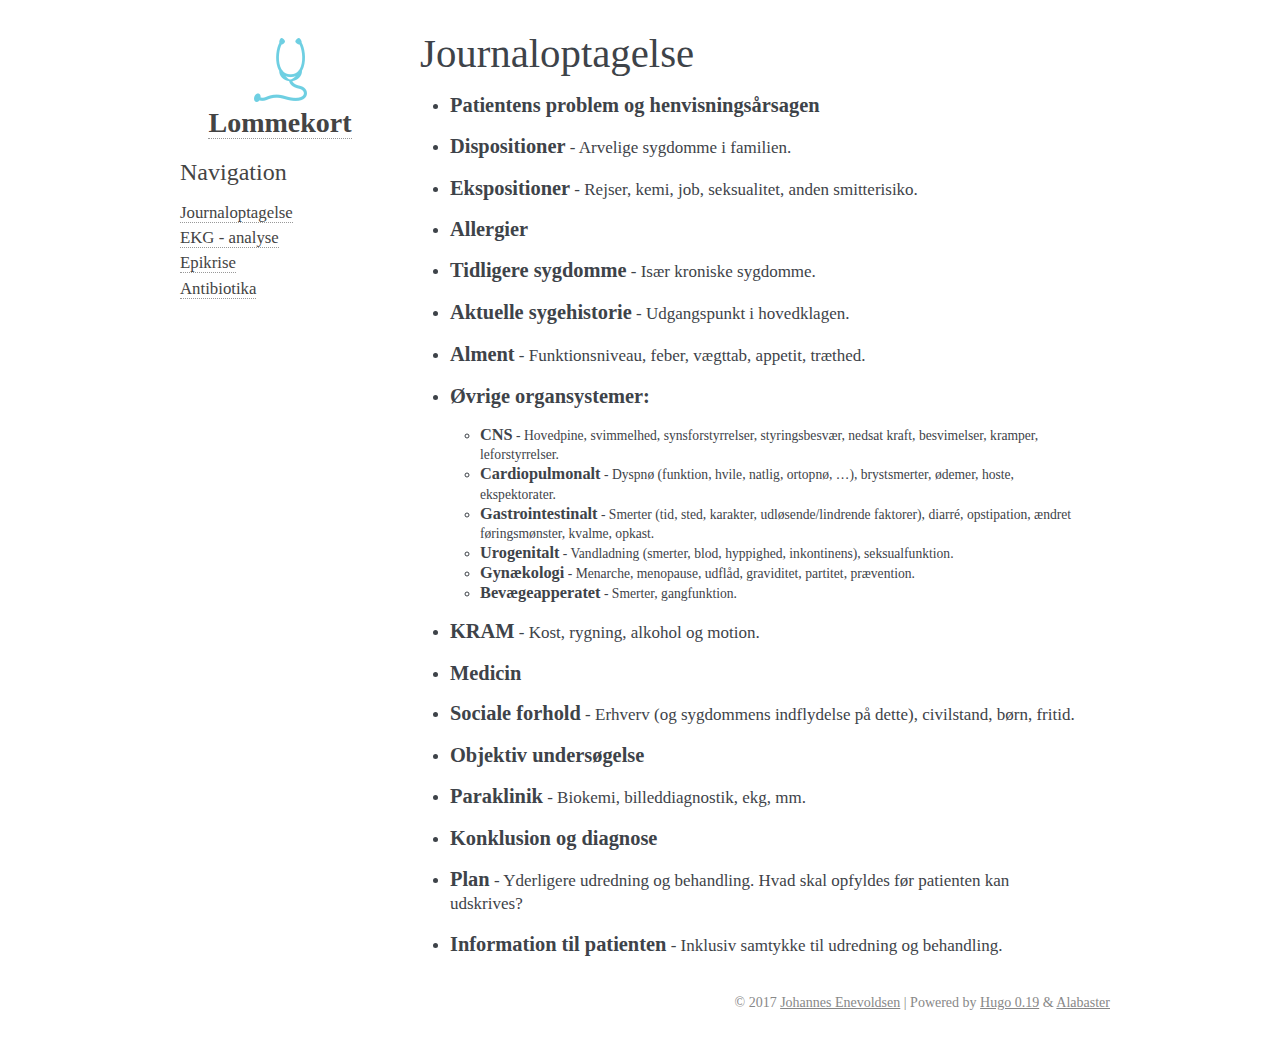
<file: index.html>
<!DOCTYPE html PUBLIC "-//W3C//DTD XHTML 1.0 Transitional//EN"
"http://www.w3.org/TR/xhtml1/DTD/xhtml1-transitional.dtd">
<html xmlns="http://www.w3.org/1999/xhtml">
	<head lang="da-dk">
	<meta http-equiv="Content-Type" content="text/html; charset=utf-8" />
	<meta name="viewport" content="width=device-width, initial-scale=0.9, maximum-scale=0.9" />
	
	<meta name="generator" content="Hugo 0.19" />
	
	<title> Medicinske Lommekort</title>
	
	<link rel="stylesheet" href="https://johannesne.github.io/css/alabaster.css" type="text/css" />
	<link rel="stylesheet" href="https://johannesne.github.io/css/pygments.css" type="text/css" />

	<link rel="stylesheet" href="https://johannesne.github.io/css/custom_style.css">

	<link rel="shortcut icon" href="https://johannesne.github.io/stetho.ico" type="image/x-icon"/>
</head>

	<body role="document">
		<div class="document">
			<div class="documentwrapper">
				<div class="bodywrapper">
					<div class="body" role="main">
						
	
		<h1>Journaloptagelse</h1>
		<ul>
<li><p><strong>Patientens problem og henvisningsårsagen</strong></p></li>

<li><p><strong>Dispositioner</strong> - Arvelige sygdomme i familien.</p></li>

<li><p><strong>Ekspositioner</strong> - Rejser, kemi, job, seksualitet, anden smitterisiko.</p></li>

<li><p><strong>Allergier</strong></p></li>

<li><p><strong>Tidligere sygdomme</strong> - Især kroniske sygdomme.</p></li>

<li><p><strong>Aktuelle sygehistorie</strong> - Udgangspunkt i hovedklagen.</p></li>

<li><p><strong>Alment</strong> - Funktionsniveau, feber, vægttab, appetit, træthed.</p></li>

<li><p><strong>Øvrige organsystemer:</strong></p>

<ul>
<li><strong>CNS</strong> - Hovedpine, svimmelhed, synsforstyrrelser, styringsbesvær, nedsat kraft, besvimelser, kramper, leforstyrrelser.</li>
<li><strong>Cardiopulmonalt</strong> - Dyspnø (funktion, hvile, natlig, ortopnø, &hellip;), brystsmerter, ødemer, hoste, ekspektorater.</li>
<li><strong>Gastrointestinalt</strong> - Smerter (tid, sted, karakter, udløsende/lindrende faktorer), diarré, opstipation, ændret føringsmønster, kvalme, opkast.</li>
<li><strong>Urogenitalt</strong> - Vandladning (smerter, blod, hyppighed, inkontinens), seksualfunktion.</li>
<li><strong>Gynækologi</strong> - Menarche, menopause, udflåd, graviditet, partitet, prævention.</li>
<li><strong>Bevægeapperatet</strong> - Smerter, gangfunktion.</li>
</ul></li>

<li><p><strong>KRAM</strong> - Kost, rygning, alkohol og motion.</p></li>

<li><p><strong>Medicin</strong></p></li>

<li><p><strong>Sociale forhold</strong> - Erhverv (og sygdommens indflydelse på dette), civilstand, børn, fritid.</p></li>

<li><p><strong>Objektiv undersøgelse</strong></p></li>

<li><p><strong>Paraklinik</strong> - Biokemi, billeddiagnostik, ekg, mm.</p></li>

<li><p><strong>Konklusion og diagnose</strong></p></li>

<li><p><strong>Plan</strong> - Yderligere udredning og behandling. Hvad skal opfyldes før patienten kan udskrives?</p></li>

<li><p><strong>Information til patienten</strong> - Inklusiv samtykke til udredning og behandling.</p></li>
</ul>

	


						
					</div>
				</div>
			</div>
			
			<div class="sphinxsidebar" role="navigation" aria-label="main navigation">
	<div class="sphinxsidebarwrapper">
		<p class="logo">
			<a href="https://johannesne.github.io/">
				<img class="logo" src="https://johannesne.github.io/stetho.ico" alt="Logo"/>
				<h1 class="logo logo-name">Lommekort</h1>
			</a>
		</p>
		
		

		
		

		

<h3>Navigation</h3>
<ul>
	
	<li class="toctree-l1">
		<a class="reference internal" href="/journal/">Journaloptagelse</a>
	</li>
	
	<li class="toctree-l1">
		<a class="reference internal" href="/ekg-analyse/">EKG - analyse</a>
	</li>
	
	<li class="toctree-l1">
		<a class="reference internal" href="/epikrise/">Epikrise</a>
	</li>
	
	<li class="toctree-l1">
		<a class="reference internal" href="/antibiotika/">Antibiotika</a>
	</li>
	
</ul>


		

	</div>
</div>
<div class="clearer"></div>
</div>
			<div class="footer">
	&copy; 2017 <a href="johannes.ne@gmail.com">Johannes Enevoldsen</a>
	|
	Powered by <a href="http://gohugo.io/">Hugo 0.19</a>
	&amp; <a href="https://github.com/digitalcraftsman/hugo-alabaster-theme">Alabaster</a>
	
</div>




			

			

			
		</div>
	</body>
</html>
</file>
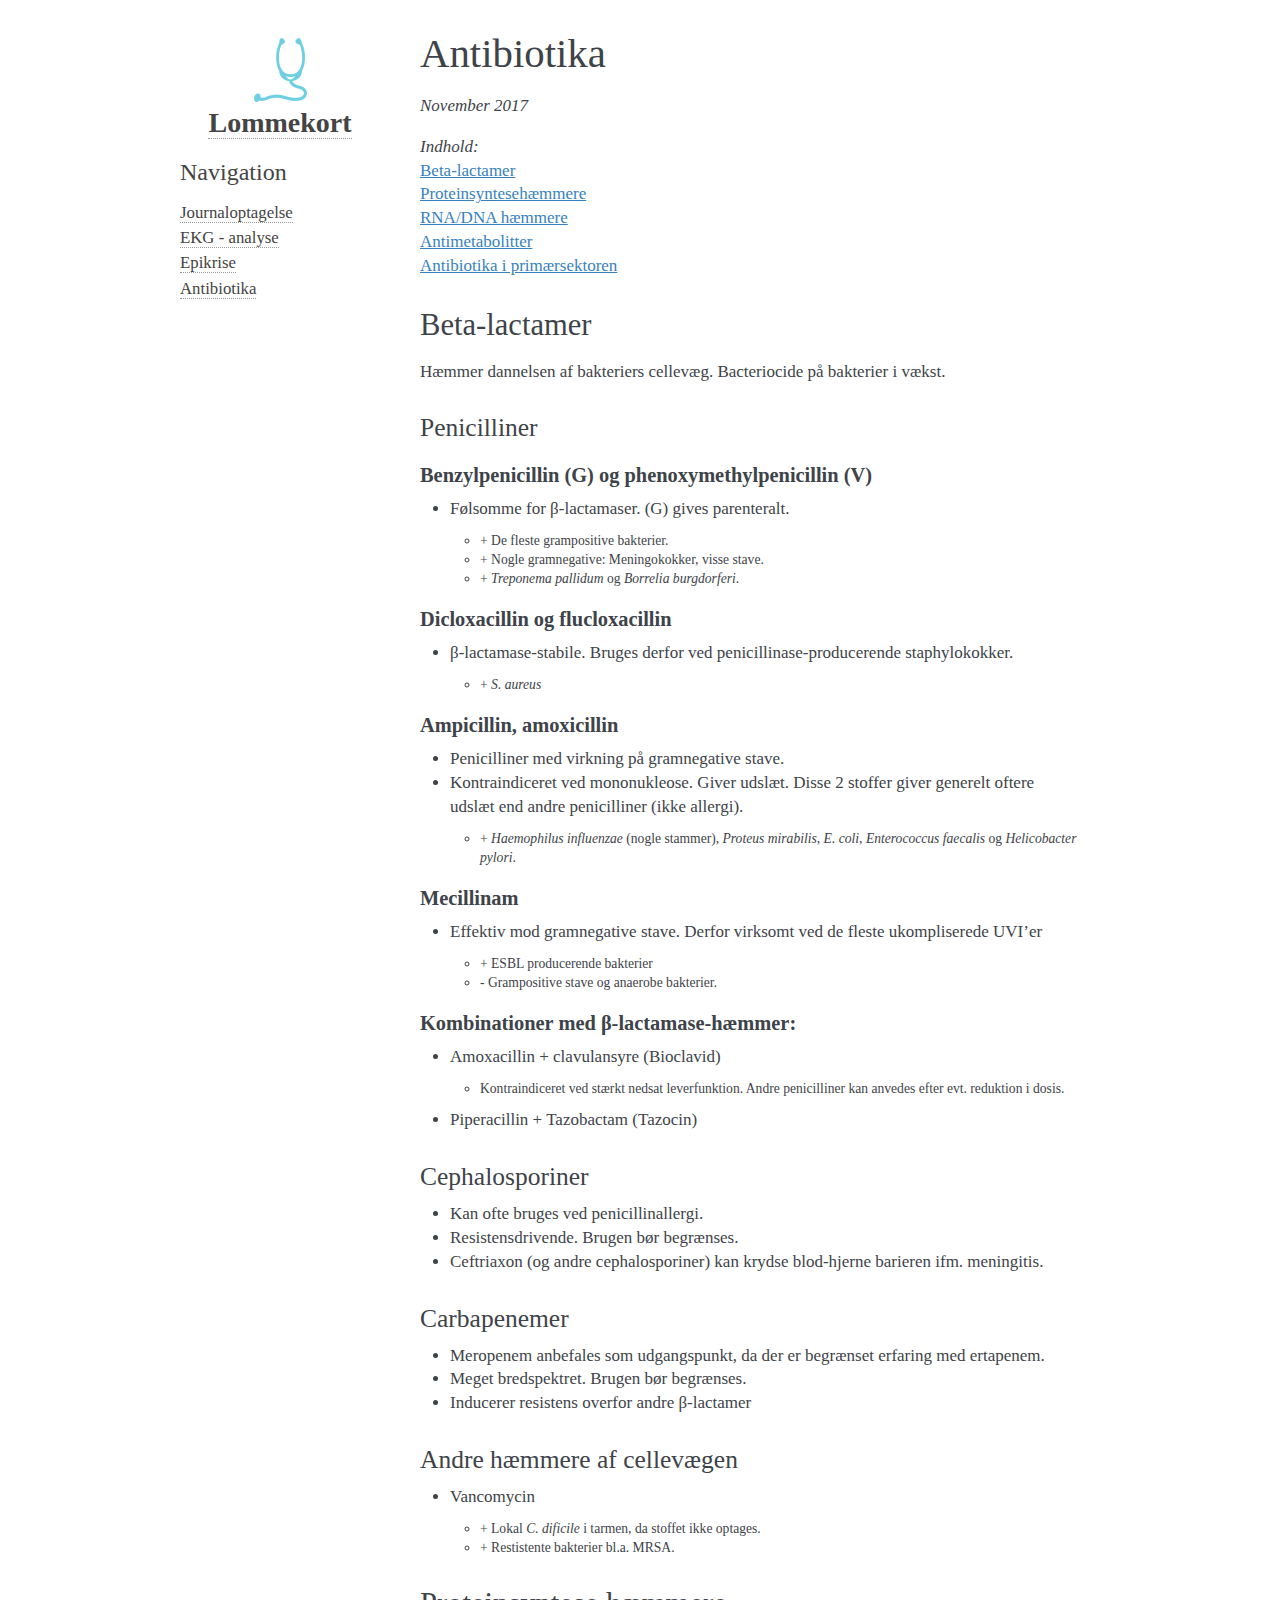
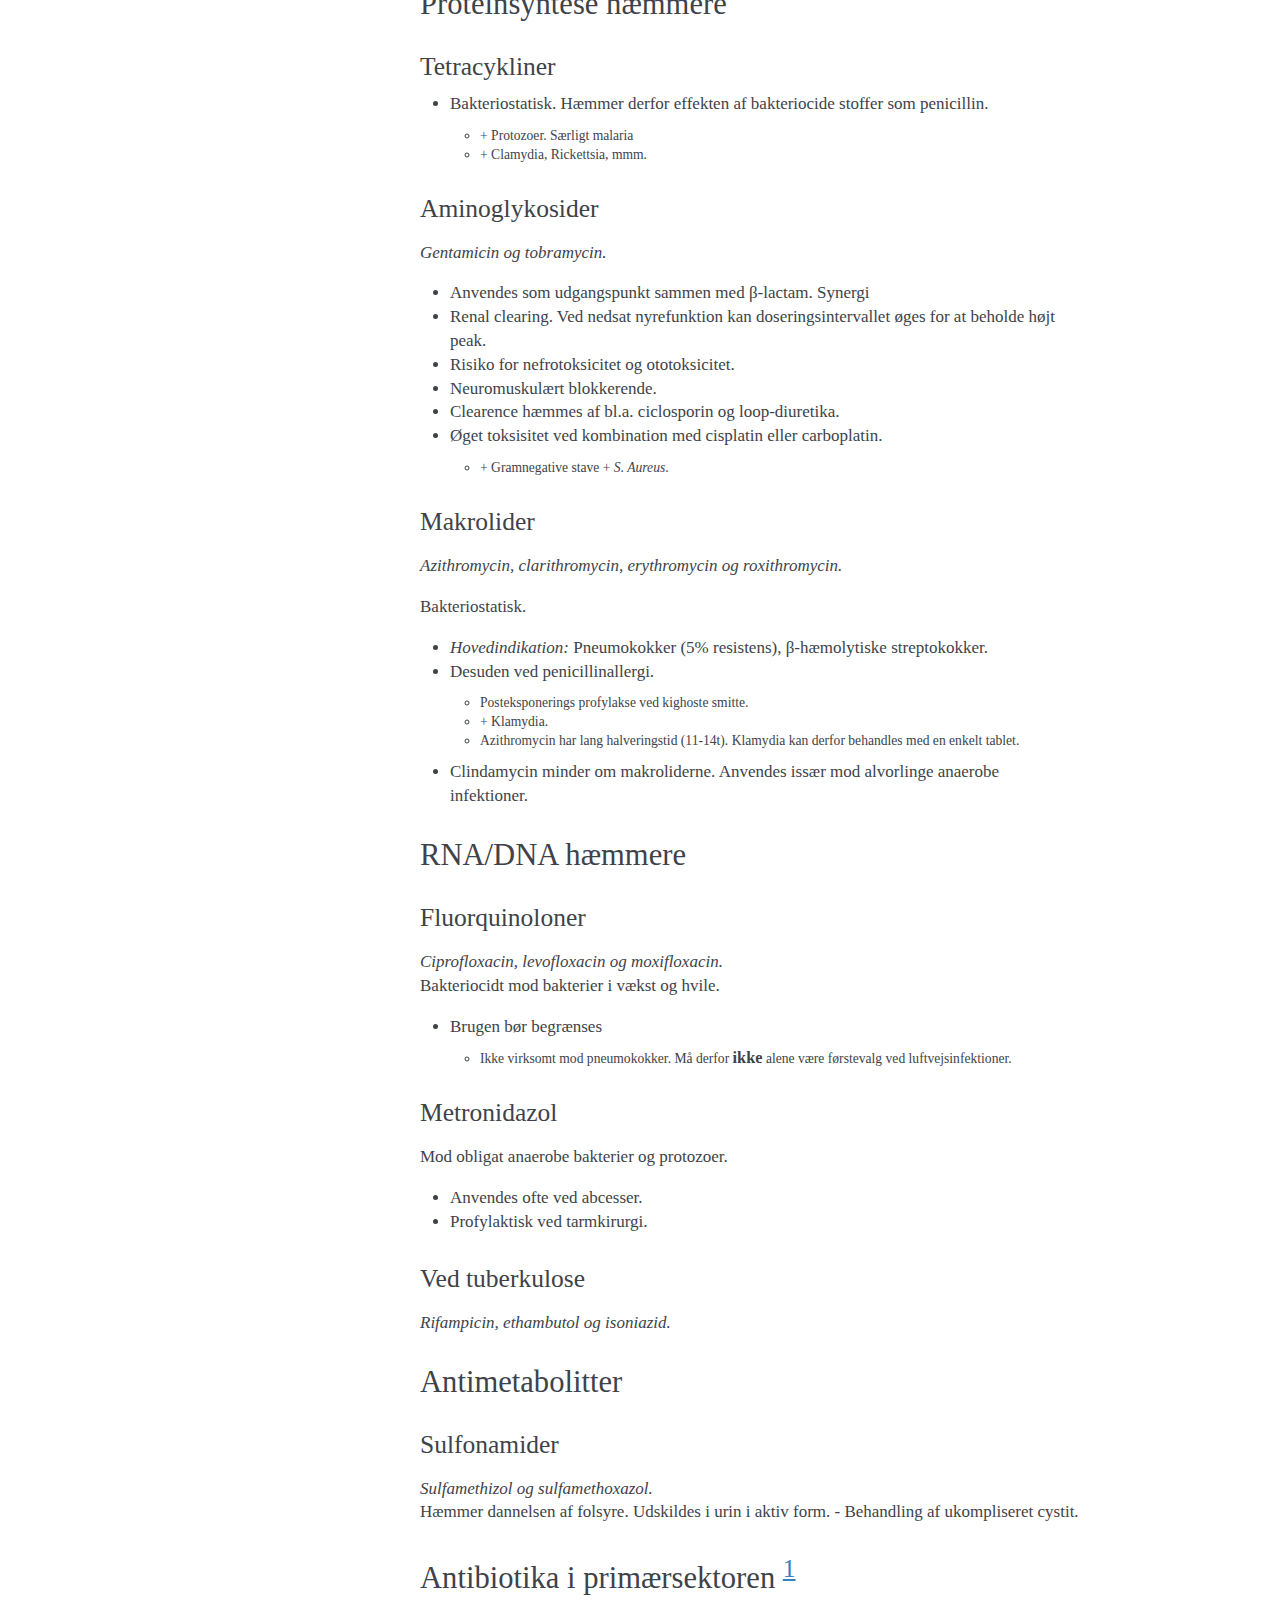
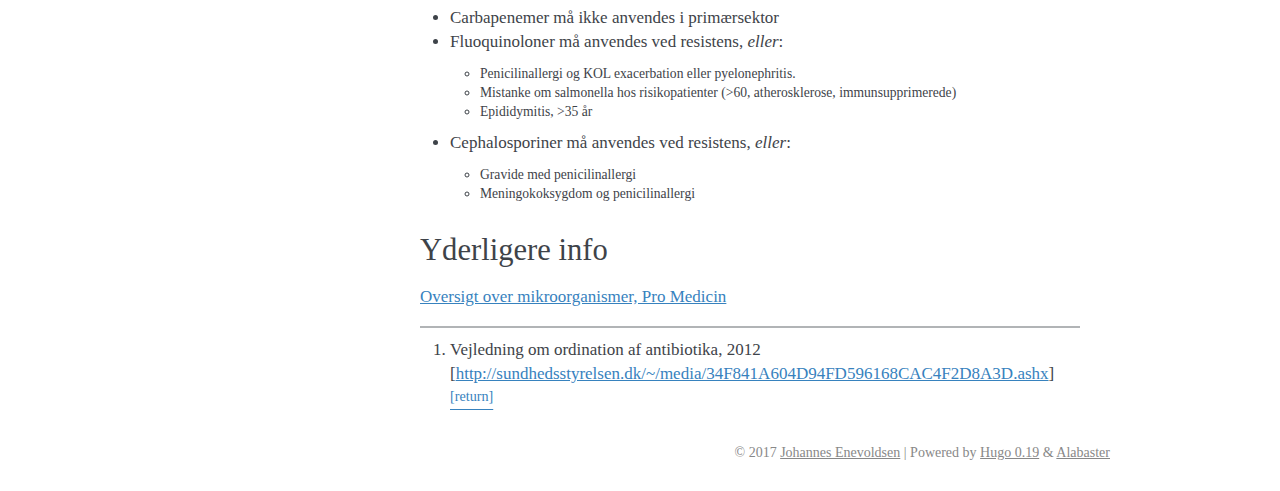
<file: antibiotika/index.html>
<!DOCTYPE html PUBLIC "-//W3C//DTD XHTML 1.0 Transitional//EN"
"http://www.w3.org/TR/xhtml1/DTD/xhtml1-transitional.dtd">
<html xmlns="http://www.w3.org/1999/xhtml">
	<head lang="da-dk">
	<meta http-equiv="Content-Type" content="text/html; charset=utf-8" />
	<meta name="viewport" content="width=device-width, initial-scale=0.9, maximum-scale=0.9" />
	
	<meta name="generator" content="Hugo 0.19" />
	
	<title>Antibiotika &mdash; Medicinske Lommekort</title>
	
	<link rel="stylesheet" href="https://johannesne.github.io/css/alabaster.css" type="text/css" />
	<link rel="stylesheet" href="https://johannesne.github.io/css/pygments.css" type="text/css" />

	<link rel="stylesheet" href="https://johannesne.github.io/css/custom_style.css">

	<link rel="shortcut icon" href="https://johannesne.github.io/stetho.ico" type="image/x-icon"/>
</head>

	<body role="document">
		<div class="document">
			<div class="documentwrapper">
				<div class="bodywrapper">
					<div class="body" role="main">
						
	<h1>Antibiotika</h1>
	
	

<p><em>November 2017</em></p>

<p><em>Indhold:</em><br />
<a href="#betalactamer">Beta-lactamer</a> <br />
<a href="#protein">Proteinsyntesehæmmere</a> <br />
<a href="#DNA">RNA/DNA hæmmere</a> <br />
<a href="#anti">Antimetabolitter</a> <br />
<a href="#primær">Antibiotika i primærsektoren</a></p>

<h2 id="a-name-betalactamer-a-beta-lactamer"><a name="betalactamer"></a>Beta-lactamer</h2>

<p>Hæmmer dannelsen af bakteriers cellevæg. Bacteriocide på bakterier i vækst.</p>

<h3 id="penicilliner">Penicilliner</h3>

<h4 id="benzylpenicillin-g-og-phenoxymethylpenicillin-v">Benzylpenicillin (G) og phenoxymethylpenicillin (V)</h4>

<ul>
<li>Følsomme for &beta;-lactamaser. (G) gives parenteralt.

<ul>
<li>+ De fleste grampositive bakterier.</li>
<li>+ Nogle gramnegative: Meningokokker, visse stave.</li>
<li>+ <em>Treponema pallidum</em> og <em>Borrelia burgdorferi</em>.</li>
</ul></li>
</ul>

<h4 id="dicloxacillin-og-flucloxacillin">Dicloxacillin og flucloxacillin</h4>

<ul>
<li>&beta;-lactamase-stabile. Bruges derfor ved penicillinase-producerende staphylokokker.

<ul>
<li>+ <em>S. aureus</em></li>
</ul></li>
</ul>

<h4 id="ampicillin-amoxicillin">Ampicillin, amoxicillin</h4>

<ul>
<li>Penicilliner med virkning på gramnegative stave.</li>
<li>Kontraindiceret ved mononukleose. Giver udslæt. Disse 2 stoffer giver generelt oftere udslæt end andre penicilliner (ikke allergi).

<ul>
<li>+ <em>Haemophilus influenzae</em> (nogle stammer), <em>Proteus mirabilis</em>, <em>E. coli</em>, <em>Enterococcus faecalis</em> og <em>Helicobacter pylori</em>.</li>
</ul></li>
</ul>

<h4 id="mecillinam">Mecillinam</h4>

<ul>
<li>Effektiv mod gramnegative stave. Derfor virksomt ved de fleste ukompliserede UVI&rsquo;er

<ul>
<li>+ ESBL producerende bakterier</li>
<li>- Grampositive stave og anaerobe bakterier.</li>
</ul></li>
</ul>

<h4 id="kombinationer-med-beta-lactamase-hæmmer">Kombinationer med &beta;-lactamase-hæmmer:</h4>

<ul>
<li>Amoxacillin + clavulansyre (Bioclavid)

<ul>
<li>Kontraindiceret ved stærkt nedsat leverfunktion. Andre penicilliner kan anvedes efter evt. reduktion i dosis.</li>
</ul></li>
<li>Piperacillin + Tazobactam (Tazocin)</li>
</ul>

<h3 id="cephalosporiner">Cephalosporiner</h3>

<ul>
<li>Kan ofte bruges ved penicillinallergi.</li>
<li>Resistensdrivende. Brugen bør begrænses.</li>
<li>Ceftriaxon (og andre cephalosporiner) kan krydse blod-hjerne barieren ifm. meningitis.</li>
</ul>

<h3 id="carbapenemer">Carbapenemer</h3>

<ul>
<li>Meropenem anbefales som udgangspunkt, da der er begrænset erfaring med ertapenem.</li>
<li>Meget bredspektret. Brugen bør begrænses.</li>
<li>Inducerer resistens overfor andre &beta;-lactamer</li>
</ul>

<h3 id="andre-hæmmere-af-cellevægen">Andre hæmmere af cellevægen</h3>

<ul>
<li>Vancomycin

<ul>
<li>+ Lokal <em>C. dificile</em> i tarmen, da stoffet ikke optages.</li>
<li>+ Restistente bakterier bl.a. MRSA.</li>
</ul></li>
</ul>

<h2 id="a-name-protein-a-proteinsyntese-hæmmere"><a name="protein"></a>Proteinsyntese hæmmere</h2>

<h3 id="tetracykliner">Tetracykliner</h3>

<ul>
<li>Bakteriostatisk. Hæmmer derfor effekten af bakteriocide stoffer som penicillin.

<ul>
<li>+ Protozoer. Særligt malaria</li>
<li>+ Clamydia, Rickettsia, mmm.</li>
</ul></li>
</ul>

<h3 id="aminoglykosider">Aminoglykosider</h3>

<p><em>Gentamicin og tobramycin.</em></p>

<ul>
<li>Anvendes som udgangspunkt sammen med &beta;-lactam. Synergi</li>
<li>Renal clearing. Ved nedsat nyrefunktion kan doseringsintervallet øges for at beholde højt peak.</li>
<li>Risiko for nefrotoksicitet og ototoksicitet.</li>
<li>Neuromuskulært blokkerende.</li>
<li>Clearence hæmmes af bl.a. ciclosporin og loop-diuretika.</li>
<li>Øget toksisitet ved kombination med cisplatin eller carboplatin.

<ul>
<li>+ Gramnegative stave + <em>S. Aureus</em>.</li>
</ul></li>
</ul>

<h3 id="makrolider">Makrolider</h3>

<p><em>Azithromycin, clarithromycin, erythromycin og roxithromycin.</em></p>

<p>Bakteriostatisk.</p>

<ul>
<li><em>Hovedindikation:</em> Pneumokokker (5% resistens), &beta;-hæmolytiske streptokokker.</li>
<li>Desuden ved penicillinallergi.

<ul>
<li>Posteksponerings profylakse ved kighoste smitte.</li>
<li>+ Klamydia.</li>
<li>Azithromycin har lang halveringstid (11-14t). Klamydia kan derfor behandles med en enkelt tablet.</li>
</ul></li>
<li>Clindamycin minder om makroliderne. Anvendes issær mod alvorlinge anaerobe infektioner.</li>
</ul>

<h2 id="a-name-dna-a-rna-dna-hæmmere"><a name="DNA"></a>RNA/DNA hæmmere</h2>

<h3 id="fluorquinoloner">Fluorquinoloner</h3>

<p><em>Ciprofloxacin, levofloxacin og moxifloxacin.</em><br />
Bakteriocidt mod bakterier i vækst og hvile.</p>

<ul>
<li>Brugen bør begrænses

<ul>
<li>Ikke virksomt mod pneumokokker. Må derfor <strong>ikke</strong> alene være førstevalg ved luftvejsinfektioner.</li>
</ul></li>
</ul>

<h3 id="metronidazol">Metronidazol</h3>

<p>Mod obligat anaerobe bakterier og protozoer.</p>

<ul>
<li>Anvendes ofte ved abcesser.</li>
<li>Profylaktisk ved tarmkirurgi.</li>
</ul>

<h3 id="ved-tuberkulose">Ved tuberkulose</h3>

<p><em>Rifampicin, ethambutol og isoniazid.</em></p>

<h2 id="a-name-anti-a-antimetabolitter"><a name="anti"></a>Antimetabolitter</h2>

<h3 id="sulfonamider">Sulfonamider</h3>

<p><em>Sulfamethizol og sulfamethoxazol.</em><br />
Hæmmer dannelsen af folsyre. Udskildes i urin i aktiv form.
- Behandling af ukompliseret cystit.</p>

<h2 id="a-name-primær-a-antibiotika-i-primærsektoren-sundhedsstyrelsen2012"><a name="primær"></a>Antibiotika i primærsektoren <sup class="footnote-ref" id="fnref:sundhedsstyrelsen2012"><a rel="footnote" href="#fn:sundhedsstyrelsen2012">1</a></sup></h2>

<ul>
<li>Carbapenemer må ikke anvendes i primærsektor</li>
<li>Fluoquinoloner må anvendes ved resistens, <em>eller</em>:

<ul>
<li>Penicilinallergi og KOL exacerbation eller pyelonephritis.</li>
<li>Mistanke om salmonella hos risikopatienter (&gt;60, atherosklerose, immunsupprimerede)</li>
<li>Epididymitis, &gt;35 år</li>
</ul></li>
<li>Cephalosporiner må anvendes ved resistens, <em>eller</em>:

<ul>
<li>Gravide med penicilinallergi</li>
<li>Meningokoksygdom og penicilinallergi</li>
</ul></li>
</ul>

<h2 id="yderligere-info">Yderligere info</h2>

<p><a href="http://pro.medicin.dk/Laegemiddelgrupper/Grupper/315361">Oversigt over mikroorganismer, Pro Medicin</a></p>
<div class="footnotes">

<hr />

<ol>
<li id="fn:sundhedsstyrelsen2012">Vejledning om ordination af antibiotika, 2012 [<a href="http://sundhedsstyrelsen.dk/~/media/34F841A604D94FD596168CAC4F2D8A3D.ashx">http://sundhedsstyrelsen.dk/~/media/34F841A604D94FD596168CAC4F2D8A3D.ashx</a>]
 <a class="footnote-return" href="#fnref:sundhedsstyrelsen2012"><sup>[return]</sup></a></li>
</ol>
</div>



						
					</div>
				</div>
			</div>
			
			<div class="sphinxsidebar" role="navigation" aria-label="main navigation">
	<div class="sphinxsidebarwrapper">
		<p class="logo">
			<a href="https://johannesne.github.io/">
				<img class="logo" src="https://johannesne.github.io/stetho.ico" alt="Logo"/>
				<h1 class="logo logo-name">Lommekort</h1>
			</a>
		</p>
		
		

		
		

		

<h3>Navigation</h3>
<ul>
	
	<li class="toctree-l1">
		<a class="reference internal" href="/journal/">Journaloptagelse</a>
	</li>
	
	<li class="toctree-l1">
		<a class="reference internal" href="/ekg-analyse/">EKG - analyse</a>
	</li>
	
	<li class="toctree-l1">
		<a class="reference internal" href="/epikrise/">Epikrise</a>
	</li>
	
	<li class="toctree-l1">
		<a class="reference internal" href="/antibiotika/">Antibiotika</a>
	</li>
	
</ul>


		

	</div>
</div>
<div class="clearer"></div>
</div>
			<div class="footer">
	&copy; 2017 <a href="johannes.ne@gmail.com">Johannes Enevoldsen</a>
	|
	Powered by <a href="http://gohugo.io/">Hugo 0.19</a>
	&amp; <a href="https://github.com/digitalcraftsman/hugo-alabaster-theme">Alabaster</a>
	
</div>




			

			

			
		</div>
	</body>
</html>
</file>
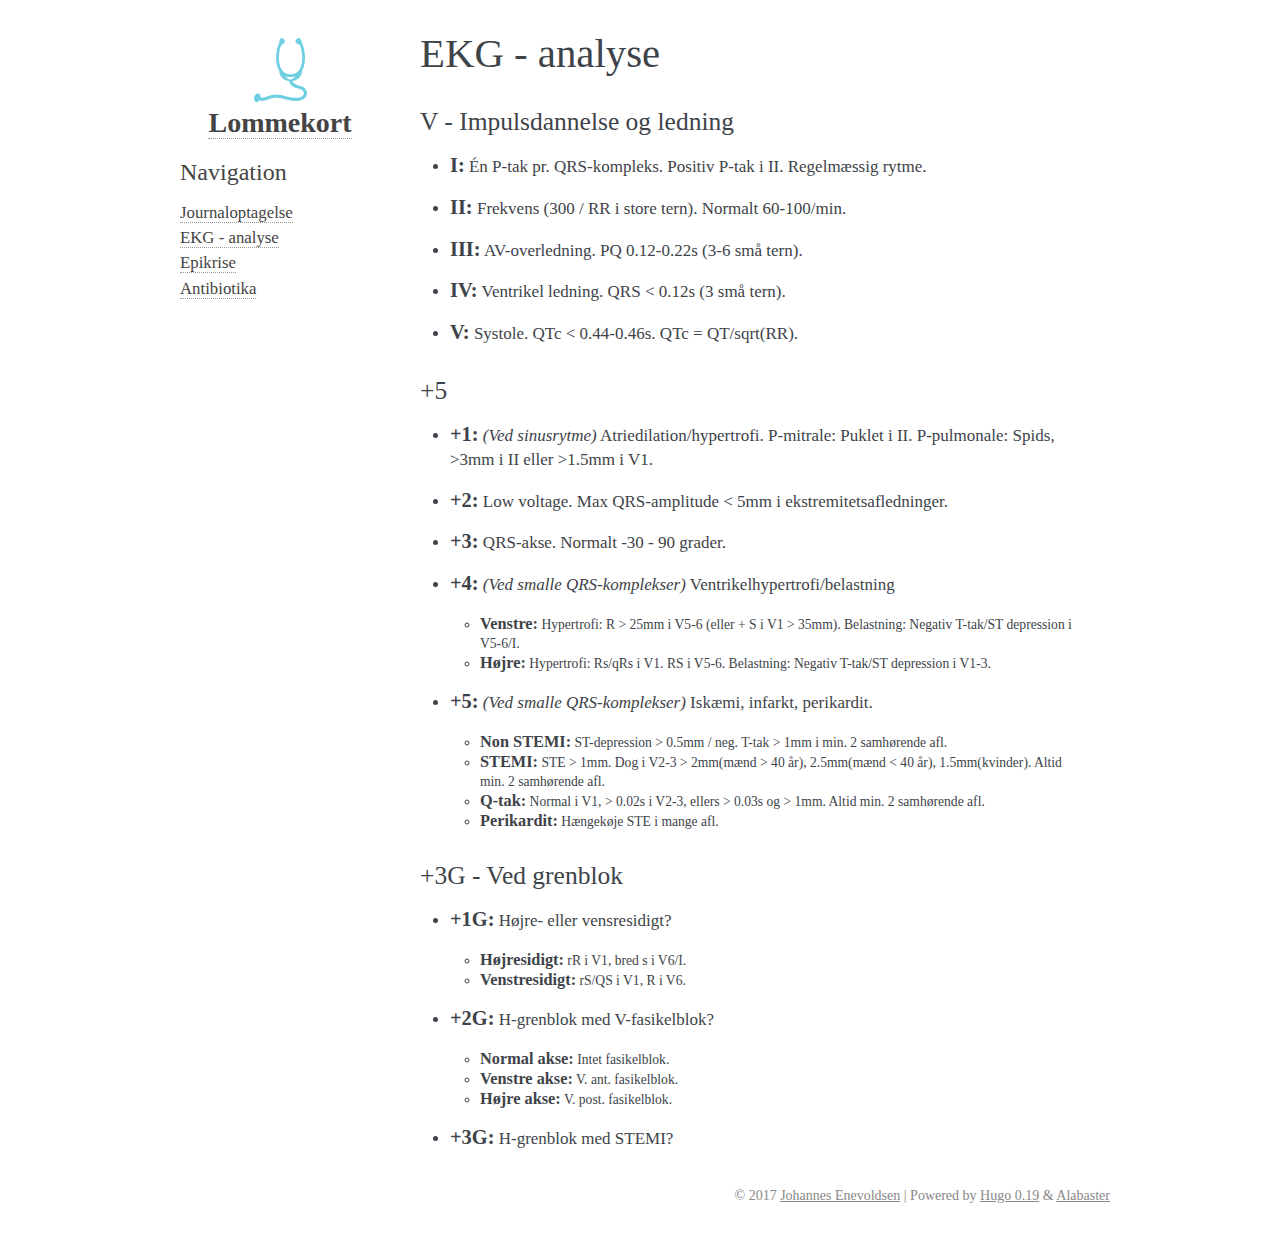
<file: ekg-analyse/index.html>
<!DOCTYPE html PUBLIC "-//W3C//DTD XHTML 1.0 Transitional//EN"
"http://www.w3.org/TR/xhtml1/DTD/xhtml1-transitional.dtd">
<html xmlns="http://www.w3.org/1999/xhtml">
	<head lang="da-dk">
	<meta http-equiv="Content-Type" content="text/html; charset=utf-8" />
	<meta name="viewport" content="width=device-width, initial-scale=0.9, maximum-scale=0.9" />
	
	<meta name="generator" content="Hugo 0.19" />
	
	<title>EKG - analyse &mdash; Medicinske Lommekort</title>
	
	<link rel="stylesheet" href="https://johannesne.github.io/css/alabaster.css" type="text/css" />
	<link rel="stylesheet" href="https://johannesne.github.io/css/pygments.css" type="text/css" />

	<link rel="stylesheet" href="https://johannesne.github.io/css/custom_style.css">

	<link rel="shortcut icon" href="https://johannesne.github.io/stetho.ico" type="image/x-icon"/>
</head>

	<body role="document">
		<div class="document">
			<div class="documentwrapper">
				<div class="bodywrapper">
					<div class="body" role="main">
						
	<h1>EKG - analyse</h1>
	
	

<h3 id="v-impulsdannelse-og-ledning">V - Impulsdannelse og ledning</h3>

<ul>
<li><p><strong>I:</strong> Én P-tak pr. QRS-kompleks. Positiv P-tak i II. Regelmæssig rytme.</p></li>

<li><p><strong>II:</strong> Frekvens (300 / RR i store tern). Normalt 60-100/min.</p></li>

<li><p><strong>III:</strong> AV-overledning. PQ 0.12-0.22s (3-6 små tern).</p></li>

<li><p><strong>IV:</strong> Ventrikel ledning. QRS &lt; 0.12s (3 små tern).</p></li>

<li><p><strong>V:</strong> Systole. QTc &lt; 0.44-0.46s. QTc = QT/sqrt(RR).</p></li>
</ul>

<h3 id="5">+5</h3>

<ul>
<li><p><strong>+1:</strong> <em>(Ved sinusrytme)</em> Atriedilation/hypertrofi. P-mitrale: Puklet i II. P-pulmonale: Spids, &gt;3mm i II eller &gt;1.5mm i V1.</p></li>

<li><p><strong>+2:</strong> Low voltage. Max QRS-amplitude &lt; 5mm i ekstremitetsafledninger.</p></li>

<li><p><strong>+3:</strong> QRS-akse. Normalt -30 - 90 grader.</p></li>

<li><p><strong>+4:</strong> <em>(Ved smalle QRS-komplekser)</em> Ventrikelhypertrofi/belastning</p>

<ul>
<li><strong>Venstre:</strong> Hypertrofi: R &gt; 25mm i V5-6 (eller + S i V1 &gt; 35mm). Belastning: Negativ T-tak/ST depression i V5-6/I.</li>
<li><strong>Højre:</strong> Hypertrofi: Rs/qRs i V1. RS i V5-6. Belastning: Negativ T-tak/ST depression i V1-3.</li>
</ul></li>

<li><p><strong>+5:</strong> <em>(Ved smalle QRS-komplekser)</em> Iskæmi, infarkt, perikardit.</p>

<ul>
<li><strong>Non STEMI:</strong> ST-depression &gt; 0.5mm / neg. T-tak &gt; 1mm i min. 2 samhørende afl.</li>
<li><strong>STEMI:</strong> STE &gt; 1mm. Dog i V2-3 &gt; 2mm(mænd &gt; 40 år), 2.5mm(mænd &lt; 40 år), 1.5mm(kvinder). Altid min. 2 samhørende afl.</li>
<li><strong>Q-tak:</strong> Normal i V1, &gt; 0.02s i V2-3, ellers &gt; 0.03s og &gt; 1mm. Altid min. 2 samhørende afl.</li>
<li><strong>Perikardit:</strong> Hængekøje STE i mange afl.</li>
</ul></li>
</ul>

<h3 id="3g-ved-grenblok">+3G - Ved grenblok</h3>

<ul>
<li><p><strong>+1G:</strong> Højre- eller vensresidigt?</p>

<ul>
<li><strong>Højresidigt:</strong> rR i V1, bred s i V6/I.</li>
<li><strong>Venstresidigt:</strong> rS/QS i V1, R i V6.</li>
</ul></li>

<li><p><strong>+2G:</strong> H-grenblok med V-fasikelblok?</p>

<ul>
<li><strong>Normal akse:</strong> Intet fasikelblok.</li>
<li><strong>Venstre akse:</strong> V. ant. fasikelblok.</li>
<li><strong>Højre akse:</strong> V. post. fasikelblok.</li>
</ul></li>

<li><p><strong>+3G:</strong> H-grenblok med STEMI?</p></li>
</ul>



						
					</div>
				</div>
			</div>
			
			<div class="sphinxsidebar" role="navigation" aria-label="main navigation">
	<div class="sphinxsidebarwrapper">
		<p class="logo">
			<a href="https://johannesne.github.io/">
				<img class="logo" src="https://johannesne.github.io/stetho.ico" alt="Logo"/>
				<h1 class="logo logo-name">Lommekort</h1>
			</a>
		</p>
		
		

		
		

		

<h3>Navigation</h3>
<ul>
	
	<li class="toctree-l1">
		<a class="reference internal" href="/journal/">Journaloptagelse</a>
	</li>
	
	<li class="toctree-l1">
		<a class="reference internal" href="/ekg-analyse/">EKG - analyse</a>
	</li>
	
	<li class="toctree-l1">
		<a class="reference internal" href="/epikrise/">Epikrise</a>
	</li>
	
	<li class="toctree-l1">
		<a class="reference internal" href="/antibiotika/">Antibiotika</a>
	</li>
	
</ul>


		

	</div>
</div>
<div class="clearer"></div>
</div>
			<div class="footer">
	&copy; 2017 <a href="johannes.ne@gmail.com">Johannes Enevoldsen</a>
	|
	Powered by <a href="http://gohugo.io/">Hugo 0.19</a>
	&amp; <a href="https://github.com/digitalcraftsman/hugo-alabaster-theme">Alabaster</a>
	
</div>




			

			

			
		</div>
	</body>
</html>
</file>
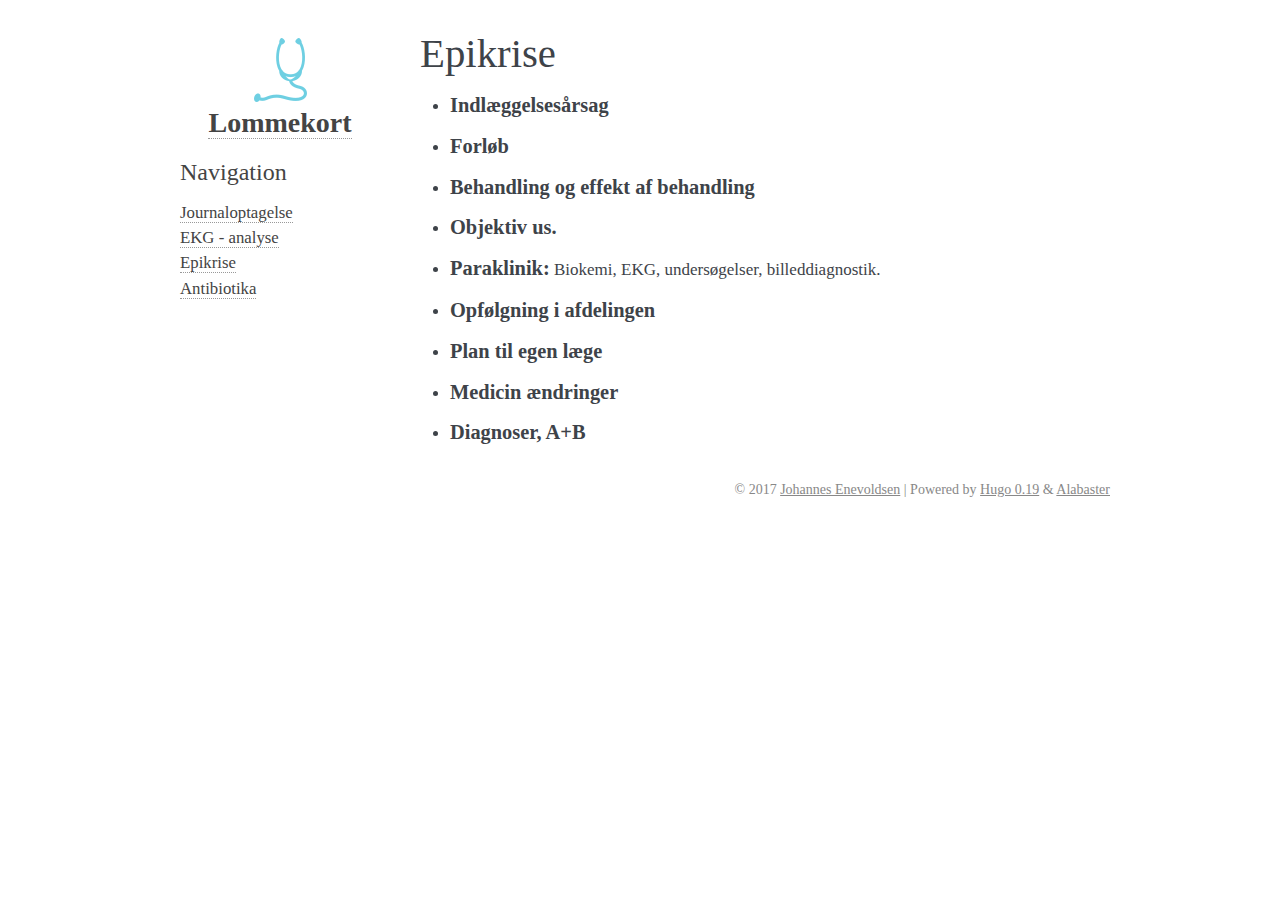
<file: epikrise/index.html>
<!DOCTYPE html PUBLIC "-//W3C//DTD XHTML 1.0 Transitional//EN"
"http://www.w3.org/TR/xhtml1/DTD/xhtml1-transitional.dtd">
<html xmlns="http://www.w3.org/1999/xhtml">
	<head lang="da-dk">
	<meta http-equiv="Content-Type" content="text/html; charset=utf-8" />
	<meta name="viewport" content="width=device-width, initial-scale=0.9, maximum-scale=0.9" />
	
	<meta name="generator" content="Hugo 0.19" />
	
	<title>Epikrise &mdash; Medicinske Lommekort</title>
	
	<link rel="stylesheet" href="https://johannesne.github.io/css/alabaster.css" type="text/css" />
	<link rel="stylesheet" href="https://johannesne.github.io/css/pygments.css" type="text/css" />

	<link rel="stylesheet" href="https://johannesne.github.io/css/custom_style.css">

	<link rel="shortcut icon" href="https://johannesne.github.io/stetho.ico" type="image/x-icon"/>
</head>

	<body role="document">
		<div class="document">
			<div class="documentwrapper">
				<div class="bodywrapper">
					<div class="body" role="main">
						
	<h1>Epikrise</h1>
	
	<ul>
<li><p><strong>Indlæggelsesårsag</strong></p></li>

<li><p><strong>Forløb</strong></p></li>

<li><p><strong>Behandling og effekt af behandling</strong></p></li>

<li><p><strong>Objektiv us.</strong></p></li>

<li><p><strong>Paraklinik:</strong> Biokemi, EKG, undersøgelser, billeddiagnostik.</p></li>

<li><p><strong>Opfølgning i afdelingen</strong></p></li>

<li><p><strong>Plan til egen læge</strong></p></li>

<li><p><strong>Medicin ændringer</strong></p></li>

<li><p><strong>Diagnoser, A+B</strong></p></li>
</ul>



						
					</div>
				</div>
			</div>
			
			<div class="sphinxsidebar" role="navigation" aria-label="main navigation">
	<div class="sphinxsidebarwrapper">
		<p class="logo">
			<a href="https://johannesne.github.io/">
				<img class="logo" src="https://johannesne.github.io/stetho.ico" alt="Logo"/>
				<h1 class="logo logo-name">Lommekort</h1>
			</a>
		</p>
		
		

		
		

		

<h3>Navigation</h3>
<ul>
	
	<li class="toctree-l1">
		<a class="reference internal" href="/journal/">Journaloptagelse</a>
	</li>
	
	<li class="toctree-l1">
		<a class="reference internal" href="/ekg-analyse/">EKG - analyse</a>
	</li>
	
	<li class="toctree-l1">
		<a class="reference internal" href="/epikrise/">Epikrise</a>
	</li>
	
	<li class="toctree-l1">
		<a class="reference internal" href="/antibiotika/">Antibiotika</a>
	</li>
	
</ul>


		

	</div>
</div>
<div class="clearer"></div>
</div>
			<div class="footer">
	&copy; 2017 <a href="johannes.ne@gmail.com">Johannes Enevoldsen</a>
	|
	Powered by <a href="http://gohugo.io/">Hugo 0.19</a>
	&amp; <a href="https://github.com/digitalcraftsman/hugo-alabaster-theme">Alabaster</a>
	
</div>




			

			

			
		</div>
	</body>
</html>
</file>
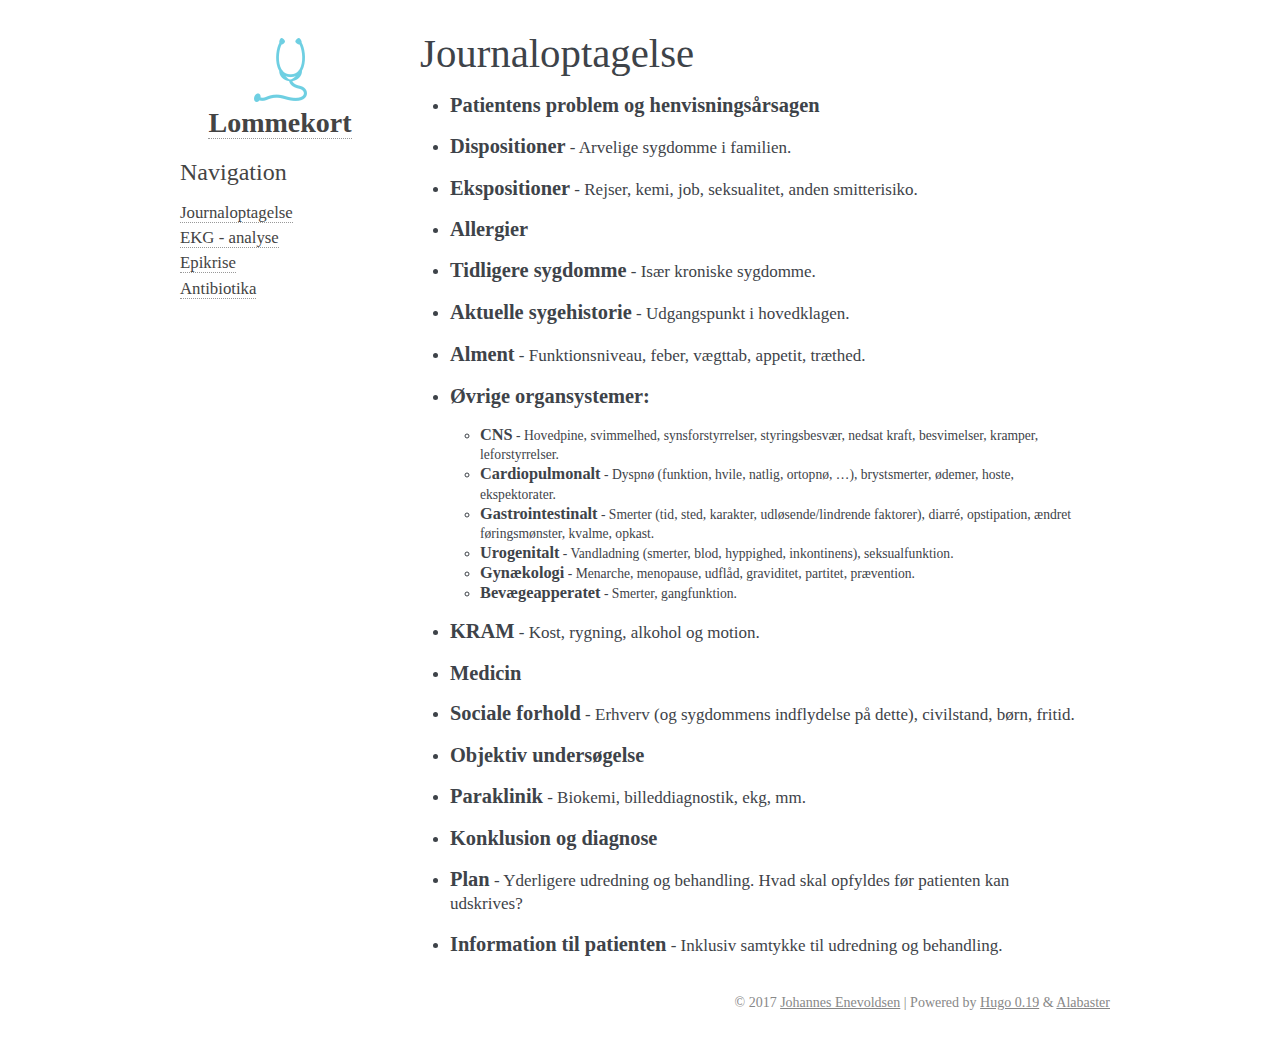
<file: journal/index.html>
<!DOCTYPE html PUBLIC "-//W3C//DTD XHTML 1.0 Transitional//EN"
"http://www.w3.org/TR/xhtml1/DTD/xhtml1-transitional.dtd">
<html xmlns="http://www.w3.org/1999/xhtml">
	<head lang="da-dk">
	<meta http-equiv="Content-Type" content="text/html; charset=utf-8" />
	<meta name="viewport" content="width=device-width, initial-scale=0.9, maximum-scale=0.9" />
	
	<meta name="generator" content="Hugo 0.19" />
	
	<title>Journaloptagelse &mdash; Medicinske Lommekort</title>
	
	<link rel="stylesheet" href="https://johannesne.github.io/css/alabaster.css" type="text/css" />
	<link rel="stylesheet" href="https://johannesne.github.io/css/pygments.css" type="text/css" />

	<link rel="stylesheet" href="https://johannesne.github.io/css/custom_style.css">

	<link rel="shortcut icon" href="https://johannesne.github.io/stetho.ico" type="image/x-icon"/>
</head>

	<body role="document">
		<div class="document">
			<div class="documentwrapper">
				<div class="bodywrapper">
					<div class="body" role="main">
						
	<h1>Journaloptagelse</h1>
	
	<ul>
<li><p><strong>Patientens problem og henvisningsårsagen</strong></p></li>

<li><p><strong>Dispositioner</strong> - Arvelige sygdomme i familien.</p></li>

<li><p><strong>Ekspositioner</strong> - Rejser, kemi, job, seksualitet, anden smitterisiko.</p></li>

<li><p><strong>Allergier</strong></p></li>

<li><p><strong>Tidligere sygdomme</strong> - Især kroniske sygdomme.</p></li>

<li><p><strong>Aktuelle sygehistorie</strong> - Udgangspunkt i hovedklagen.</p></li>

<li><p><strong>Alment</strong> - Funktionsniveau, feber, vægttab, appetit, træthed.</p></li>

<li><p><strong>Øvrige organsystemer:</strong></p>

<ul>
<li><strong>CNS</strong> - Hovedpine, svimmelhed, synsforstyrrelser, styringsbesvær, nedsat kraft, besvimelser, kramper, leforstyrrelser.</li>
<li><strong>Cardiopulmonalt</strong> - Dyspnø (funktion, hvile, natlig, ortopnø, &hellip;), brystsmerter, ødemer, hoste, ekspektorater.</li>
<li><strong>Gastrointestinalt</strong> - Smerter (tid, sted, karakter, udløsende/lindrende faktorer), diarré, opstipation, ændret føringsmønster, kvalme, opkast.</li>
<li><strong>Urogenitalt</strong> - Vandladning (smerter, blod, hyppighed, inkontinens), seksualfunktion.</li>
<li><strong>Gynækologi</strong> - Menarche, menopause, udflåd, graviditet, partitet, prævention.</li>
<li><strong>Bevægeapperatet</strong> - Smerter, gangfunktion.</li>
</ul></li>

<li><p><strong>KRAM</strong> - Kost, rygning, alkohol og motion.</p></li>

<li><p><strong>Medicin</strong></p></li>

<li><p><strong>Sociale forhold</strong> - Erhverv (og sygdommens indflydelse på dette), civilstand, børn, fritid.</p></li>

<li><p><strong>Objektiv undersøgelse</strong></p></li>

<li><p><strong>Paraklinik</strong> - Biokemi, billeddiagnostik, ekg, mm.</p></li>

<li><p><strong>Konklusion og diagnose</strong></p></li>

<li><p><strong>Plan</strong> - Yderligere udredning og behandling. Hvad skal opfyldes før patienten kan udskrives?</p></li>

<li><p><strong>Information til patienten</strong> - Inklusiv samtykke til udredning og behandling.</p></li>
</ul>



						
					</div>
				</div>
			</div>
			
			<div class="sphinxsidebar" role="navigation" aria-label="main navigation">
	<div class="sphinxsidebarwrapper">
		<p class="logo">
			<a href="https://johannesne.github.io/">
				<img class="logo" src="https://johannesne.github.io/stetho.ico" alt="Logo"/>
				<h1 class="logo logo-name">Lommekort</h1>
			</a>
		</p>
		
		

		
		

		

<h3>Navigation</h3>
<ul>
	
	<li class="toctree-l1">
		<a class="reference internal" href="/journal/">Journaloptagelse</a>
	</li>
	
	<li class="toctree-l1">
		<a class="reference internal" href="/ekg-analyse/">EKG - analyse</a>
	</li>
	
	<li class="toctree-l1">
		<a class="reference internal" href="/epikrise/">Epikrise</a>
	</li>
	
	<li class="toctree-l1">
		<a class="reference internal" href="/antibiotika/">Antibiotika</a>
	</li>
	
</ul>


		

	</div>
</div>
<div class="clearer"></div>
</div>
			<div class="footer">
	&copy; 2017 <a href="johannes.ne@gmail.com">Johannes Enevoldsen</a>
	|
	Powered by <a href="http://gohugo.io/">Hugo 0.19</a>
	&amp; <a href="https://github.com/digitalcraftsman/hugo-alabaster-theme">Alabaster</a>
	
</div>




			

			

			
		</div>
	</body>
</html>
</file>
